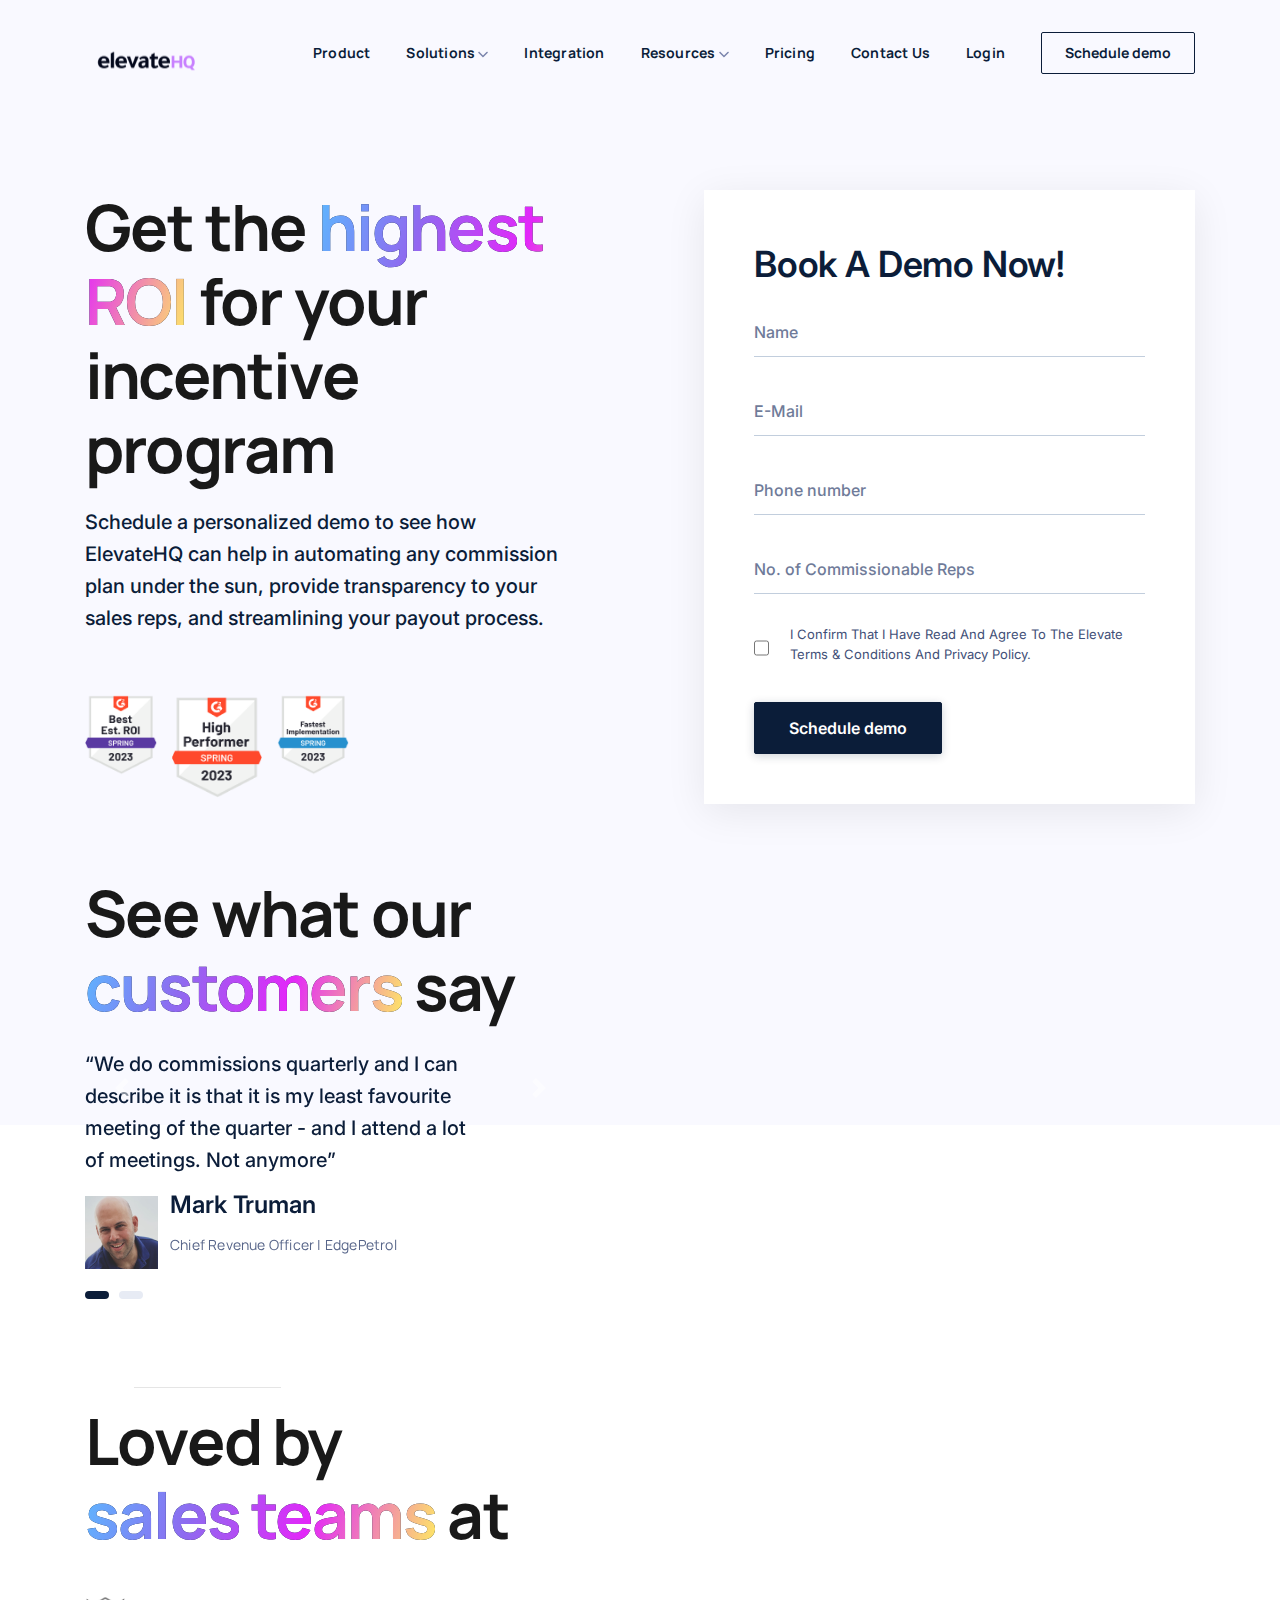
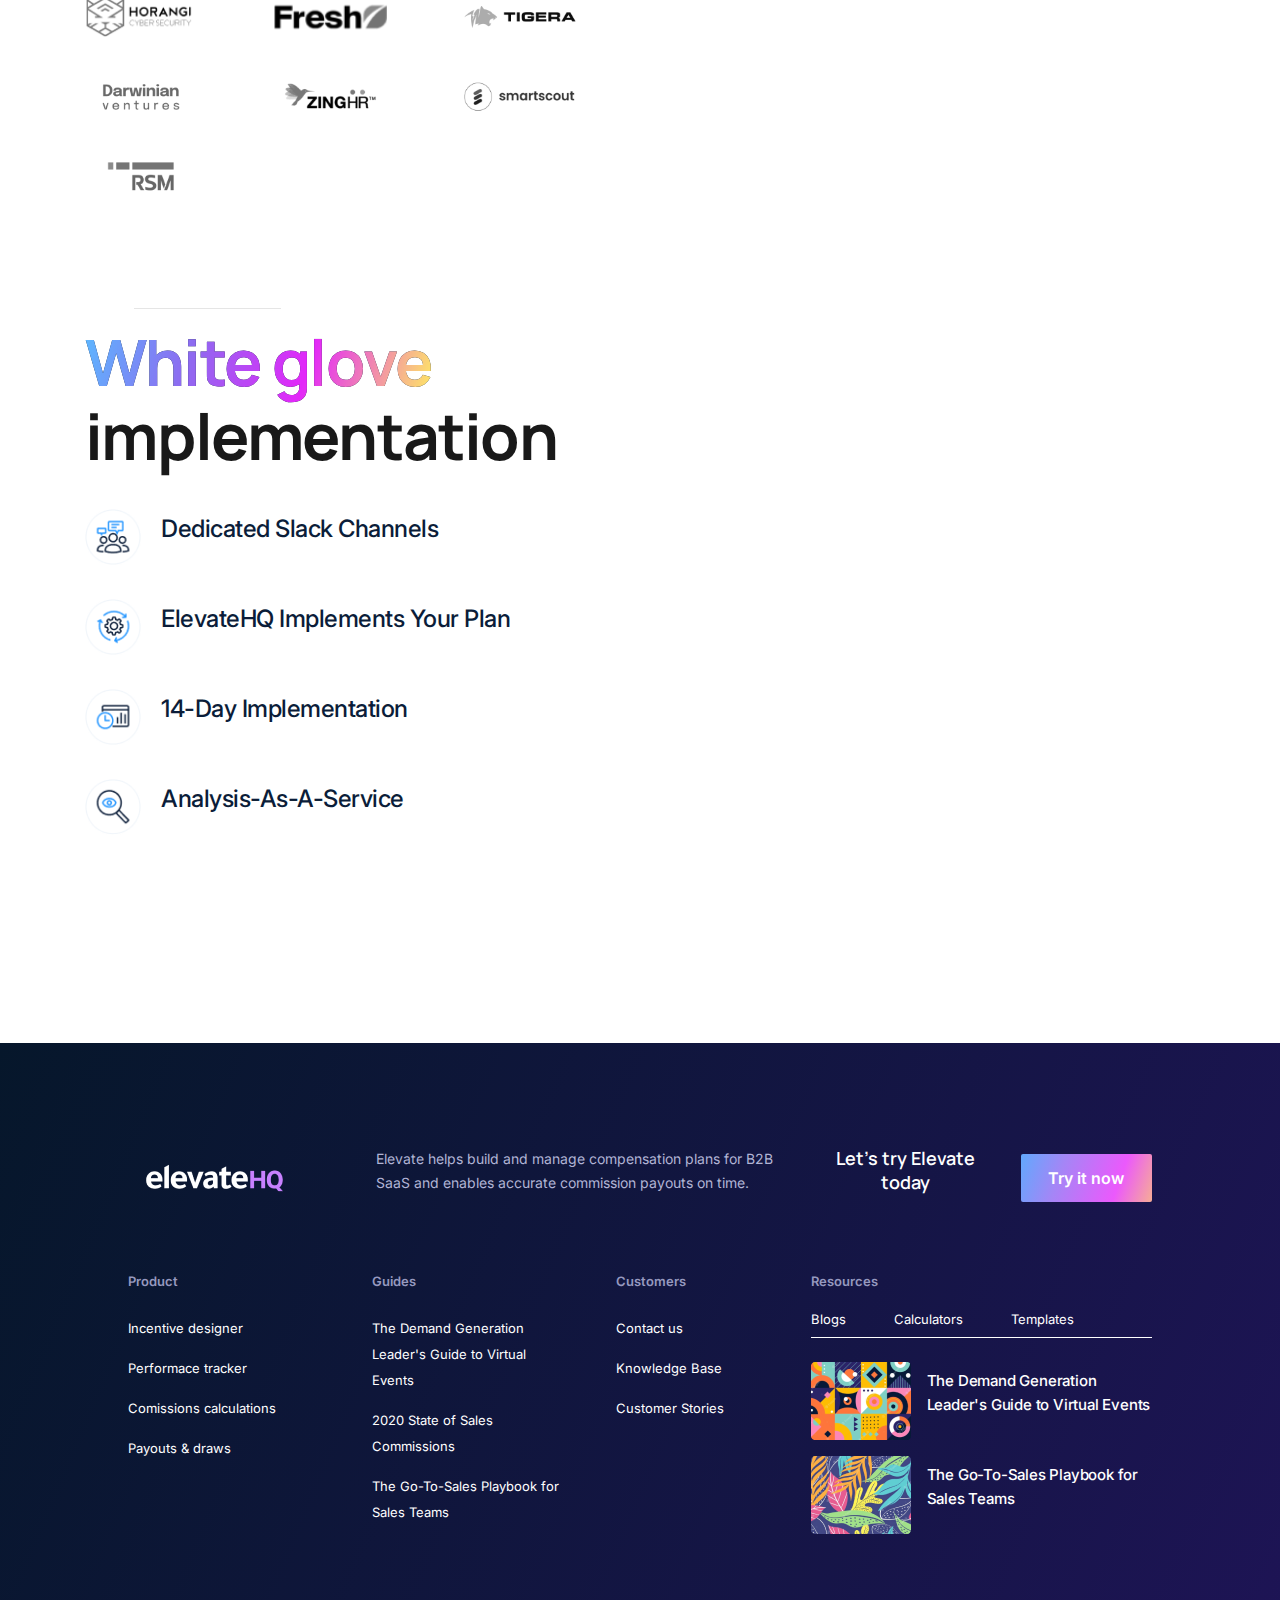
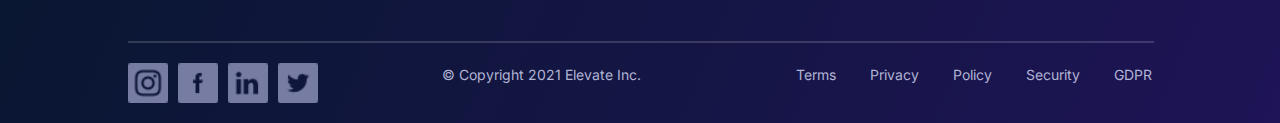
<file: index.html>
<!DOCTYPE html>
<html lang="en">
    <head>
        <meta charset="UTF-8" />
        <meta http-equiv="X-UA-Compatible" content="IE=edge" />
        <meta name="viewport" content="width=device-width, initial-scale=1.0" />
        <title>Document</title>
        <link rel="stylesheet" href="style.css" />
        <link rel="stylesheet" href="https://stackpath.bootstrapcdn.com/bootstrap/4.3.1/css/bootstrap.min.css"
        integrity="sha384-ggOyR0iXCbMQv3Xipma34MD+dH/1fQ784/j6cY/iJTQUOhcWr7x9JvoRxT2MZw1T" crossorigin="anonymous">
        <!-- jQuery -->
        <script src="https://code.jquery.com/jquery-3.3.1.slim.min.js"
            integrity="sha384-q8i/X+965DzO0rT7abK41JStQIAqVgRVzpbzo5smXKp4YfRvH+8abtTE1Pi6jizo"
            crossorigin="anonymous"></script>
        <!-- Popper.js -->
        <script src="https://cdnjs.cloudflare.com/ajax/libs/popper.js/1.14.7/umd/popper.min.js"
            integrity="sha384-UO2eT0CpHqdSJQ6hJty5KVphtPhzWj9WO1clHTMGa3JDZwrnQq4sF86dIHNDz0W1"
            crossorigin="anonymous"></script>
        <!-- Bootstrap JS -->
        <script src="https://stackpath.bootstrapcdn.com/bootstrap/4.3.1/js/bootstrap.min.js"
            integrity="sha384-JjSmVgyd0p3pXB1rRibZUAYoIIy6OrQ6VrjIEaFf/nJGzIxFDsf4x0xIM+B07jRM"
            crossorigin="anonymous"></script>
    </head>
    <body>
         <div class="container header__container">
            <nav class="header">
                <img src="./assets/Logo.png" alt="" />
                <ul>
                    <li>Product</li>
                    <li>Solutions <img src="./assets/dropdown.png" /></li>
                    <li>Integration</li>
                    <li>Resources <img src="./assets/dropdown.png" /></li>
                    <li>Pricing</li>
                    <li>Contact Us</li>
                    <li>Login</li>
                    <li>
                        <button>Schedule demo</button>
                    </li>
                </ul>
            </nav>

            <section class="main" style="position:relative;">
                <div>
                <div class="main__left">
                    <h1 class="main__left-heading heading">
                        Get the <span>highest ROI</span> for your incentive
                        program
                    </h1>
                    <p class="main__left-description">
                        Schedule a personalized demo to see how ElevateHQ can
                        help in automating any commission plan under the sun,
                        provide transparency to your sales reps, and
                        streamlining your payout process.
                    </p>
                    <div class="main__left-achievements">
                        <img
                            src="./assets/SalesCompensation_BestEstimatedROI_Roi.png"
                            alt=""
                        />
                        <img
                            src="./assets/SalesCompensation_HighPerformer_HighPerformer.png"
                            alt=""
                        />
                        <img
                            src="./assets/SalesCompensation_FastestImplementation_GoLiveTime.png"
                            alt=""
                        />
                    </div>
                </div><br/><br/><br/>

                <div id="carouselExampleIndicators" class="carousel slide" data-ride="carousel">
                    <ol class="carousel-indicators">
                      <li data-target="#carouselExampleIndicators" data-slide-to="0" class="active"></li>
                      <li data-target="#carouselExampleIndicators" data-slide-to="1"></li>
                    </ol>
                    <div class="carousel-inner">
                      <div class="carousel-item active">
                        <section class="reviews">
                          <div>
                            <h1 class="reviews__heading heading">
                              See what our <span>customers</span> say
                            </h1>
                            <div class="reviews__review">
                              <p>
                                “We do commissions quarterly and I can describe it is that it is my least favourite meeting of the quarter - and I attend a lot of meetings. Not anymore”
                              </p>
                              <div class="reviews__author">
                                <img src="./assets/avatar.png" alt="" />
                                <div>
                                  <h1>Mark Truman</h1>
                                  <p>Chief Revenue Officer | EdgePetrol</p>
                                </div>
                              </div>
                            </div>
                            <div class="reviews__controllers">
                              <div><a class="carousel-control-prev" href="#carouselExampleIndicators" role="button" data-slide="prev">
                                <span class="carousel-control-prev-icon" aria-hidden="true"></span>
                                <span class="sr-only">Previous</span>
                              </a></div>
                              <div><a class="carousel-control-next" href="#carouselExampleIndicators" role="button" data-slide="next">
                                <span class="carousel-control-next-icon" aria-hidden="true"></span>
                                <span class="sr-only">Next</span>
                              </a></div>
                            </div>
                          </div>
                        </section>
                      </div>
                      <div class="carousel-item">
                          <section class="reviews">
                          <div>
                            <h1 class="reviews__heading heading">
                              See what our <span>customers</span> say
                            </h1>
                            <div class="reviews__review">
                              <p>
                                ElevateHQ broke down commissions on a deal level, which was awesome. Sales reps now have a lot more transparency about where their commissions are coming from. They’ve been able to track and hit their goals because they understand how things break down on average”</p>
                              <div class="reviews__author">
                                <img src="./assets/Barden York.png" alt="" width="73px" height="73px";/>
                                <div>
                                  <h1>Braden York</h1>
                                  <p>Head, Business Development | SmartScout</p>
                                </div>
                              </div>
                            </div>
                            <div class="reviews__controllers">
                              <div></div>
                              <div></div>
                            </div>
                          </div>
                        </section>
                        </div>
                        </div>
                        </div>
                  
                
                <br/><br/><br/>
                <hr />
                <div>
                    <section class="clients">
                        <h1 class="clients__heading heading">
                            Loved by <br />
                            <span>sales teams</span> at
                        </h1>
                        <div class="clients__images">
                            <img src="./assets/teams/horangi.png" alt="" />
                            <img src="./assets/teams/fresh.png" alt="" />
                            <img src="./assets/teams/tigera.png" alt="" />
                            <img src="./assets/teams/darwinian.png" alt="" />
                            <img src="./assets/teams/zinghr.png" alt="" />
                            <img src="./assets/teams/smartscout.png" alt="" />
                            <img src="./assets/teams/rsm.png" alt="" />
                        </div>
                    </section>
                </div>
                <br />
                <br />
                <br />
                <br />
                <hr />
                <div>
                    <div class="moreinfo">
                        <h1 class="moreinfo__heading heading">
                            <span>White glove</span><br />
                            implementation
                        </h1>
                        <ul>
                            <li>
                                <img src="./assets/moreinfo__1.png" alt="" />
                                <p>Dedicated Slack Channels</p>
                            </li>
                            <li>
                                <img src="./assets/moreinfo__2.png" alt="" />
                                <p>ElevateHQ Implements Your Plan</p>
                            </li>
                            <li>
                                <img src="./assets/moreinfo__3.png" alt="" />
                                <p>14-Day Implementation</p>
                            </li>
                            <li>
                                <img src="./assets/moreinfo__4.png" alt="" />
                                <p>Analysis-As-A-Service</p>
                            </li>
                        </ul>
                    </div>
                </div>
            </div>
                <div class="main__right">
                    <div class="main__form">
                        <h1 class="main__form-heading">Book A Demo Now!</h1>
                        <form action="">
                            <input
                                type="text"
                                placeholder="Name"
                                class="main__form-input"
                            />
                            <input
                                type="Name"
                                placeholder="E-Mail"
                                class="main__form-input"
                            />
                            <input
                                type="text"
                                placeholder="Phone number"
                                class="main__form-input"
                            />
                            <input
                                type="text"
                                placeholder="No. of Commissionable Reps"
                                class="main__form-input"
                            />
                            <div class="main__form-checkboxContainer">
                                <input
                                    type="checkbox"
                                    name=""
                                    class="main__form-checkbox"
                                    id="check"
                                />
                                <label for="check">
                                    I confirm That I Have Read And Agree To The
                                    elevate Terms & Conditions And Privacy
                                    Policy.
                                </label>
                            </div>
                            <button class="main__form-button">
                                Schedule demo
                            </button>
                        </form>
                    </div>
                </div></section>
        </div>

        

        <footer class="footer">
            <div class="footer__header">
                <div class="footer__header-left">
                    <img src="./assets/Logo_white.png" alt="" />
                    <p>
                        Elevate helps build and manage compensation plans for
                        B2B SaaS and enables accurate commission payouts on
                        time.
                    </p>
                </div>
                <div class="footer__header-right">
                    <p>Let’s try Elevate today</p>
                    <button>Try it now</button>
                </div>
            </div>
            <div class="footer__main">
                <div class="footer__main-left">
                    <div class="footer__main-left__lists">
                        <ul>
                            <h1>Product</h1>
                            <li>Incentive designer</li>
                            <li>Performace tracker</li>
                            <li>Comissions calculations</li>
                            <li>Payouts & draws</li>
                        </ul>
                        <ul>
                            <h1>Guides</h1>
                            <li>
                                The Demand Generation Leader's Guide to Virtual
                                Events
                            </li>
                            <li>2020 State of Sales Commissions</li>
                            <li>The Go-To-Sales Playbook for Sales Teams</li>
                        </ul>
                        <ul>
                            <h1>Customers</h1>
                            <li>Contact us</li>
                            <li>Knowledge Base</li>
                            <li>Customer Stories</li>
                        </ul>
                    </div>
                </div>
                <div class="footer__main-right">
                    <h1>Resources</h1>
                    <div class="footer__main-right__navigation">
                        <ul>
                            <li>Blogs</li>
                            <li>Calculators</li>
                            <li>Templates</li>
                        </ul>
                    </div>
                    <div class="footer__main-right__content">
                        <div>
                            <img src="./assets/footer__1.png" alt="" />
                            <p>
                                The Demand Generation Leader's Guide to Virtual
                                Events
                            </p>
                        </div>
                        <div>
                            <img src="./assets/footer__2.png" alt="" />
                            <p>The Go-To-Sales Playbook for Sales Teams</p>
                        </div>
                    </div>
                </div>
            </div>

            <hr />
            <div class="footer__footer">
                <div class="footer__socials">
                    <img src="./assets/insta.png" alt="instagram" />
                    <img src="/assets/fb.png" alt="" />
                    <img src="/assets/linkedIn.png" alt="" />
                    <img src="/assets/twitter.png" alt="" />
                </div>
                <div class="footer__copyright">
                    © Copyright 2021 Elevate Inc.
                </div>
                <div class="footer__navigation">
                    <ul>
                        <li>Terms</li>
                        <li>Privacy</li>
                        <li>Policy</li>
                        <li>Security</li>
                        <li>GDPR</li>
                    </ul>
                </div>
            </div>
        </footer>
    </body>
</html>
</file>
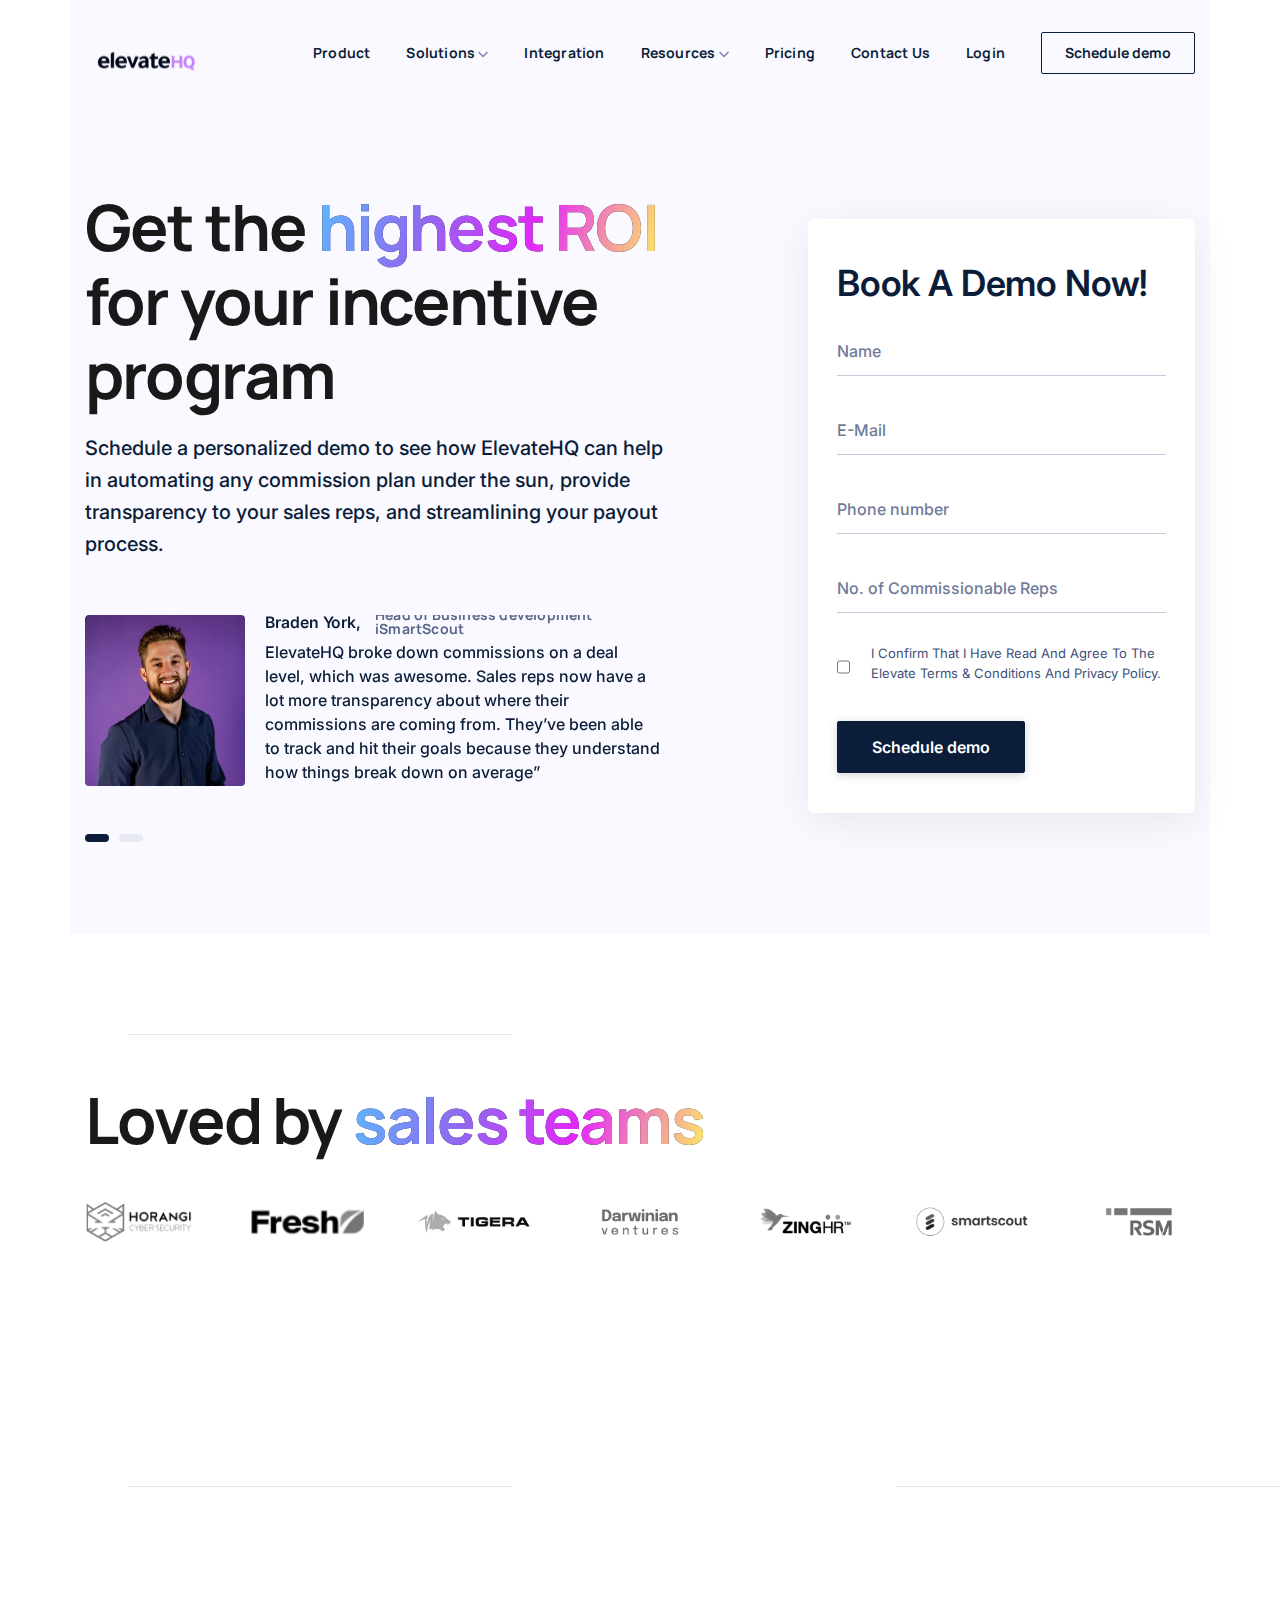
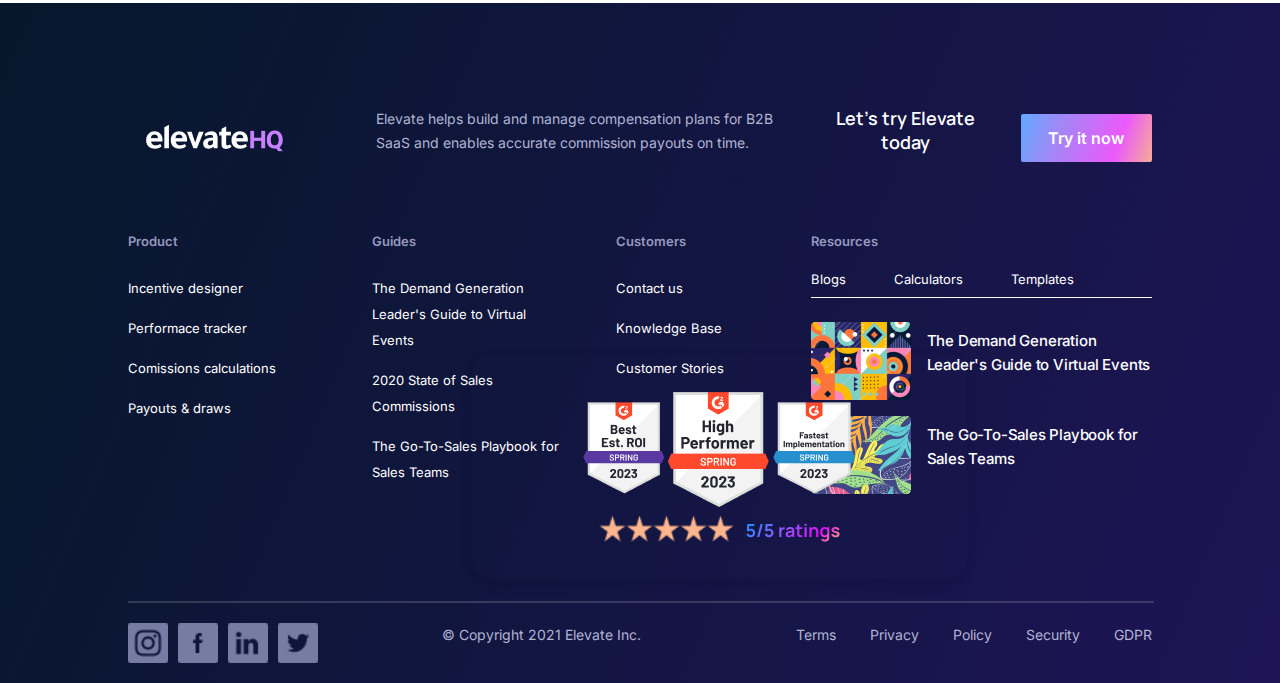
<file: page2.html>
<!DOCTYPE html>
<html lang="en">
    <head>
        <meta charset="UTF-8" />
        <meta http-equiv="X-UA-Compatible" content="IE=edge" />
        <meta name="viewport" content="width=device-width, initial-scale=1.0" />
        <title>Document</title>
        <link rel="stylesheet" href="style2.css" />
        <link rel="stylesheet" href="https://stackpath.bootstrapcdn.com/bootstrap/4.3.1/css/bootstrap.min.css"
        integrity="sha384-ggOyR0iXCbMQv3Xipma34MD+dH/1fQ784/j6cY/iJTQUOhcWr7x9JvoRxT2MZw1T" crossorigin="anonymous">
        <!-- jQuery -->
        <script src="https://code.jquery.com/jquery-3.3.1.slim.min.js"
            integrity="sha384-q8i/X+965DzO0rT7abK41JStQIAqVgRVzpbzo5smXKp4YfRvH+8abtTE1Pi6jizo"
            crossorigin="anonymous"></script>
        <!-- Popper.js -->
        <script src="https://cdnjs.cloudflare.com/ajax/libs/popper.js/1.14.7/umd/popper.min.js"
            integrity="sha384-UO2eT0CpHqdSJQ6hJty5KVphtPhzWj9WO1clHTMGa3JDZwrnQq4sF86dIHNDz0W1"
            crossorigin="anonymous"></script>
        <!-- Bootstrap JS -->
        <script src="https://stackpath.bootstrapcdn.com/bootstrap/4.3.1/js/bootstrap.min.js"
            integrity="sha384-JjSmVgyd0p3pXB1rRibZUAYoIIy6OrQ6VrjIEaFf/nJGzIxFDsf4x0xIM+B07jRM"
            crossorigin="anonymous"></script>
        <style>
            .main__left-achievements_image{
               
            }
            .main__left-achievements_para{
                width: 140px;
                height: 16px;
                margin-left: 20px;
                font-family: 'Inter';
                font-style: normal;
                font-weight: 600;
                font-size: 15.8049px;
                line-height: 100%;
                /* identical to box height, or 16px */

                display: flex;
                align-items: center;
                letter-spacing: -0.0658537px;

                color: #0B1D39;


                /* Inside auto layout */

                flex: none;
                order: 0;
                flex-grow: 0;
            }
            .desc2{
                width:305px;
                height: 14px;
                margin-left: -30px;
                font-family: 'Manrope';
                font-style: normal;
                font-weight: 700;
                font-size: 14px;
                line-height: 100%;
                /* identical to box height, or 14px */

                display: flex;
                align-items: center;
                letter-spacing: 0.2px;

                color: #576589;


                /* Inside auto layout */

                flex: none;
                flex-grow: 0;
            }
            .main__left-achievements_desc{
                position: absolute;
                width: 395px;
                height: 139px;
                left: 180px;
                padding-top: 25px;

                /* B5 */

                font-family: 'Inter';
                font-style: normal;
                font-weight: 500;
                font-size: 16px;
                line-height: 24px;
                /* or 150% */


                color: #0B1D39;

            }
            .carousel-control-prev,
            .carousel-control-next {
            display: none;
            }

        </style>
    </head>
    <body>
        <div class="container header__container">
            <nav class="header">
                <img src="./assets/Logo.png" alt="" />
                <ul>
                    <li>Product</li>
                    <li>Solutions <img src="./assets/dropdown.png" /></li>
                    <li>Integration</li>
                    <li>Resources <img src="./assets/dropdown.png" /></li>
                    <li>Pricing</li>
                    <li>Contact Us</li>
                    <li>Login</li>
                    <li>
                        <button>Schedule demo</button>
                    </li>
                </ul>
            </nav>

            <section class="main">
                <div class="main__left">
                    <h1 class="main__left-heading heading">
                        Get the <span>highest ROI</span> for your incentive
                        program
                    </h1>
                    <p class="main__left-description">
                        Schedule a personalized demo to see how ElevateHQ can
                        help in automating any commission plan under the sun,
                        provide transparency to your sales reps, and
                        streamlining your payout process.
                    </p>
                    <div class="main__left-achievements">
                        <div id="carouselExampleControls" class="carousel slide" data-ride="carousel" style="cursor: pointer;" onclick="$('#carouselExampleControls').carousel('next');">
                            <div class="carousel-inner">
                              <div class="carousel-item active">
                                <div style="display: flex;">
                                  <img src="./assets/Barden York.png" class="main__left-achievements_image">
                                  <p class="main__left-achievements_para">Braden York,<p class="desc2">Head of Business development iSmartScout</p></p>
                                  <p class="main__left-achievements_desc">ElevateHQ broke down commissions on a deal level, which was awesome. Sales reps now have a lot more transparency about where their commissions are coming from. They’ve been able to track and hit their goals because they understand how things break down on average” </p>
                                </div>
                              </div>
                              <div class="carousel-item">
                                <div style="display: flex;">
                                  <img src="./assets/avatar.png" class="main__left-achievements_image">
                                  <p class="main__left-achievements_para">Mark Truman,<p class="desc2">Chief Revenue Officer | EdgePetrol</p></p>
                                  <p class="main__left-achievements_desc">ElevateHQ broke down commissions on a deal level, which was awesome. Sales reps now have a lot more transparency about where their commissions are coming from. They’ve been able to track and hit their goals because they understand how things break down on average” </p>
                                </div>
                              </div>
                            </div>
                            <br/><br/>
                            <div class="reviews__controllers">
                              <div></div>
                              <div></div>
                            </div>
                          </div>
                          
                          
                    </div>
                </div>
                <div class="main__right">
                    <div class="main__form">
                        <h1 class="main__form-heading">Book A Demo Now!</h1>
                        <form action="">
                            <input
                                type="text"
                                placeholder="Name"
                                class="main__form-input"
                            />
                            <input
                                type="Name"
                                placeholder="E-Mail"
                                class="main__form-input"
                            />
                            <input
                                type="text"
                                placeholder="Phone number"
                                class="main__form-input"
                            />
                            <input
                                type="text"
                                placeholder="No. of Commissionable Reps"
                                class="main__form-input"
                            />
                            <div class="main__form-checkboxContainer">
                                <input
                                    type="checkbox"
                                    name=""
                                    class="main__form-checkbox"
                                    id="check"
                                />
                                <label for="check">
                                    I confirm That I Have Read And Agree To The
                                    elevate Terms & Conditions And Privacy
                                    Policy.
                                </label>
                            </div>
                            <button class="main__form-button">
                                Schedule demo
                            </button>
                        </form>
                    </div>
                </div>
            </section>
        </div>

       <!-- <div class="container">
            <section class="reviews">
                <div>
                    <h1 class="reviews__heading heading">
                        See what our <span>customers</span> say
                    </h1>
                    <div class="reviews__review">
                        <p>
                            “We do commissions quarterly and I can describe it
                            is that it is my least favourite meeting of the
                            quarter - and I attend a lot of meetings. Not
                            anymore”
                        </p>
                        <div class="reviews__author">
                            <img src="./assets/avatar.png" alt="" />
                            <div>
                                <h1>Mark Truman</h1>
                                <p>Chief Revenue Officer | EdgePetrol</p>
                            </div>
                        </div>
                    </div>
                    <div class="reviews__controllers">
                        <div></div>
                        <div></div>
                    </div>
                </div>
                <div></div>
            </section>
        </div>-->
        <hr />
        <div class="container">
            <section class="clients">
                <h1 class="clients__heading heading">
                    Loved by <span>sales teams</span>
                </h1>
                <div class="clients__images">
                    <img src="./assets/teams/horangi.png" alt="" />
                    <img src="./assets/teams/fresh.png" alt="" />
                    <img src="./assets/teams/tigera.png" alt="" />
                    <img src="./assets/teams/darwinian.png" alt="" />
                    <img src="./assets/teams/zinghr.png" alt="" />
                    <img src="./assets/teams/smartscout.png" alt="" />
                    <img src="./assets/teams/rsm.png" alt="" />
                </div>
            </section>
        </div>
        <br />
        <br />
        <br />
        <br />
        <div class="achivements_container">
        <hr >
         <div class="achievments_images" style="flex-direction: column;justify-content: center;">
            <div>
                        <img
                            src="./assets/SalesCompensation_BestEstimatedROI_Roi.png"
                            alt=""
                        />
                        <img
                            src="./assets/SalesCompensation_HighPerformer_HighPerformer.png"
                            alt=""
                        />
                        <img
                            src="./assets/SalesCompensation_FastestImplementation_GoLiveTime.png"
                            alt=""
                        />
                        </div>
                        <div style="display: flex;margin-bottom: 10px;">
                            <img src="./assets/Vector.png"/>
                            <img src="./assets/Vector.png"/><img src="./assets/Vector.png"/><img src="./assets/Vector.png"/><img src="./assets/Vector.png"/>
                            <img src="./assets/5 ratings.png" style="margin-top:8px; margin-left:12px;"/>
                        </div>
         </div>
       
        <hr >
        </div>

        <!--<div class="container">
            <div class="moreinfo">
                <h1 class="moreinfo__heading heading">
                    <span>White glove</span><br />
                    implementation
                </h1>
                <ul>
                    <li>
                        <img src="./assets/moreinfo__1.png" alt="" />
                        <p>Dedicated Slack Channels</p>
                    </li>
                    <li>
                        <img src="./assets/moreinfo__2.png" alt="" />
                        <p>ElevateHQ Implements Your Plan</p>
                    </li>
                    <li>
                        <img src="./assets/moreinfo__3.png" alt="" />
                        <p>14-Day Implementation</p>
                    </li>
                    <li>
                        <img src="./assets/moreinfo__4.png" alt="" />
                        <p>Analysis-As-A-Service</p>
                    </li>
                </ul>
            </div>
        </div>-->

        <footer class="footer">
            <div class="footer__header">
                <div class="footer__header-left">
                    <img src="./assets/Logo_white.png" alt="" />
                    <p>
                        Elevate helps build and manage compensation plans for
                        B2B SaaS and enables accurate commission payouts on
                        time.
                    </p>
                </div>
                <div class="footer__header-right">
                    <p>Let’s try Elevate today</p>
                    <button>Try it now</button>
                </div>
            </div>
            <div class="footer__main">
                <div class="footer__main-left">
                    <div class="footer__main-left__lists">
                        <ul>
                            <h1>Product</h1>
                            <li>Incentive designer</li>
                            <li>Performace tracker</li>
                            <li>Comissions calculations</li>
                            <li>Payouts & draws</li>
                        </ul>
                        <ul>
                            <h1>Guides</h1>
                            <li>
                                The Demand Generation Leader's Guide to Virtual
                                Events
                            </li>
                            <li>2020 State of Sales Commissions</li>
                            <li>The Go-To-Sales Playbook for Sales Teams</li>
                        </ul>
                        <ul>
                            <h1>Customers</h1>
                            <li>Contact us</li>
                            <li>Knowledge Base</li>
                            <li>Customer Stories</li>
                        </ul>
                    </div>
                </div>
                <div class="footer__main-right">
                    <h1>Resources</h1>
                    <div class="footer__main-right__navigation">
                        <ul>
                            <li>Blogs</li>
                            <li>Calculators</li>
                            <li>Templates</li>
                        </ul>
                    </div>
                    <div class="footer__main-right__content">
                        <div>
                            <img src="./assets/footer__1.png" alt="" />
                            <p>
                                The Demand Generation Leader's Guide to Virtual
                                Events
                            </p>
                        </div>
                        <div>
                            <img src="./assets/footer__2.png" alt="" />
                            <p>The Go-To-Sales Playbook for Sales Teams</p>
                        </div>
                    </div>
                </div>
            </div>

            <hr />
            <div class="footer__footer">
                <div class="footer__socials">
                    <img src="./assets/insta.png" alt="instagram" />
                    <img src="/assets/fb.png" alt="" />
                    <img src="/assets/linkedIn.png" alt="" />
                    <img src="/assets/twitter.png" alt="" />
                </div>
                <div class="footer__copyright">
                    © Copyright 2021 Elevate Inc.
                </div>
                <div class="footer__navigation">
                    <ul>
                        <li>Terms</li>
                        <li>Privacy</li>
                        <li>Policy</li>
                        <li>Security</li>
                        <li>GDPR</li>
                    </ul>
                </div>
            </div>
        </footer>
    </body>
</html>
</file>
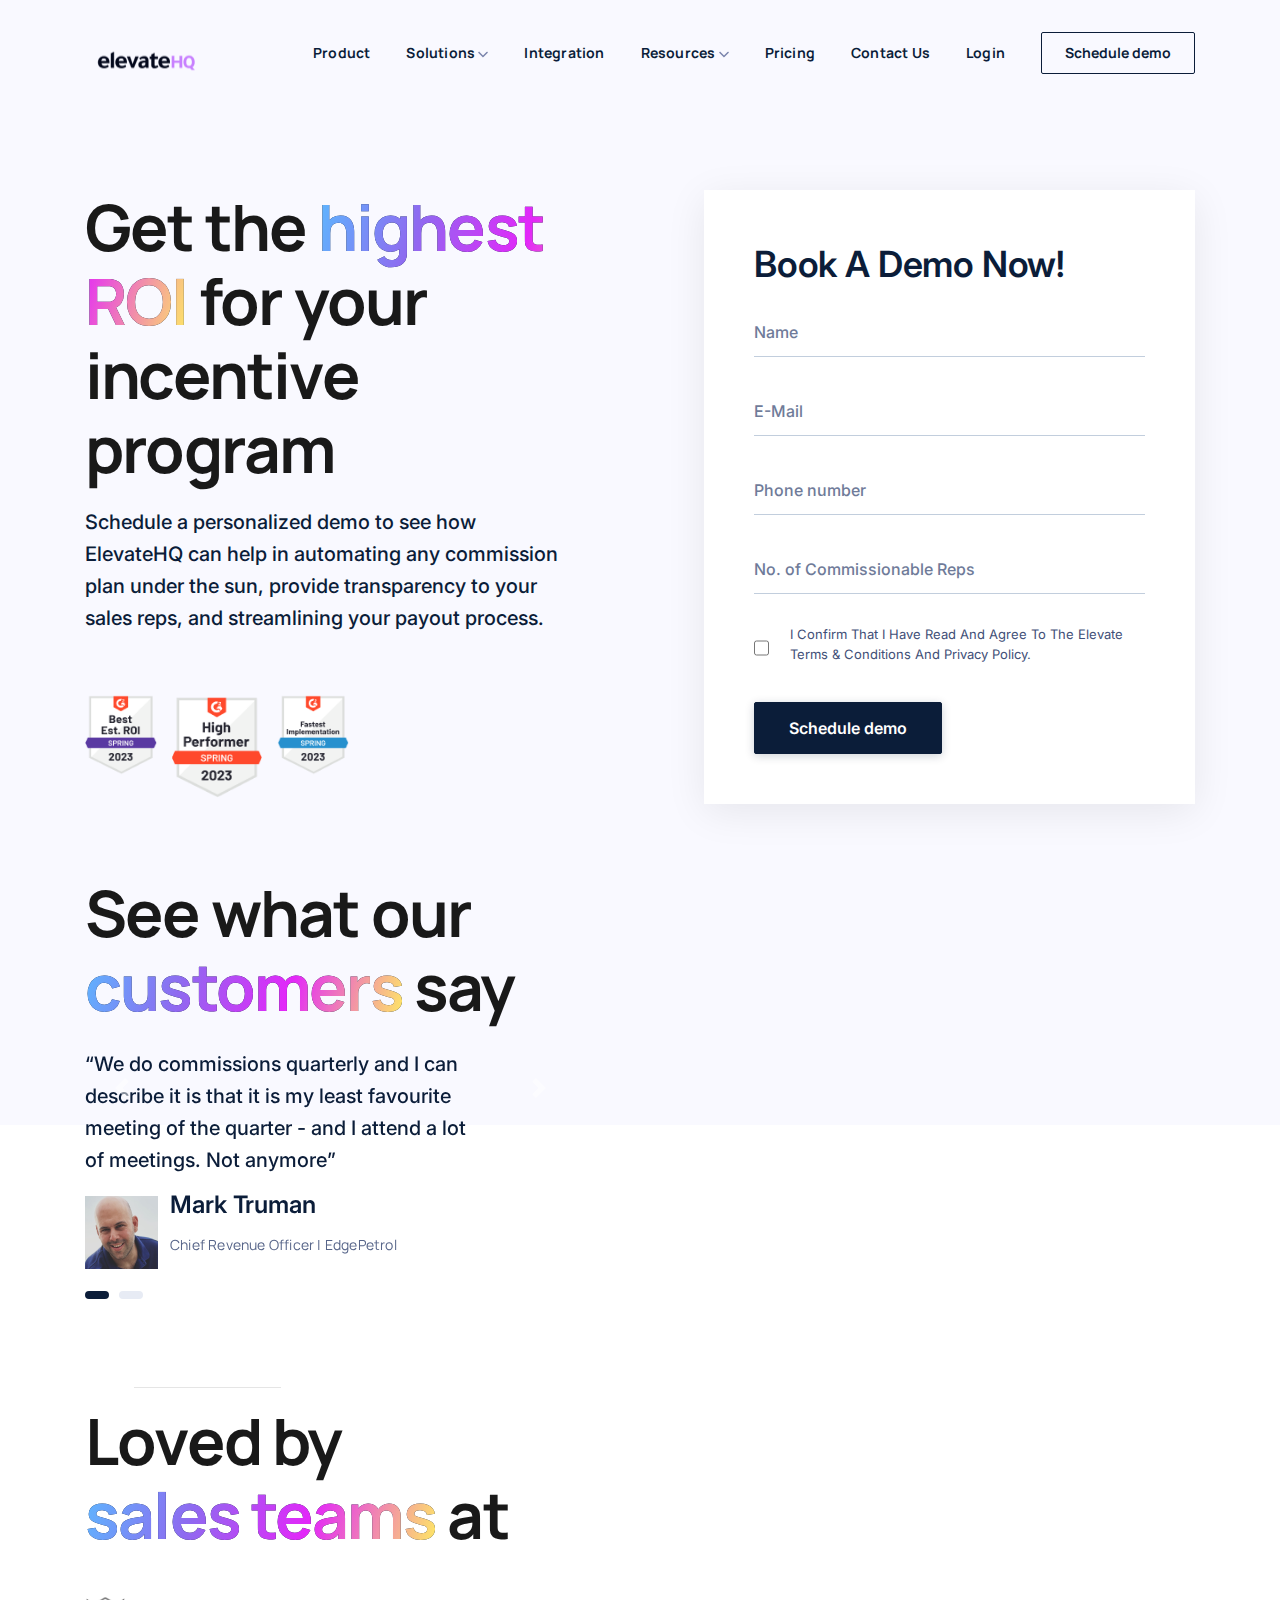
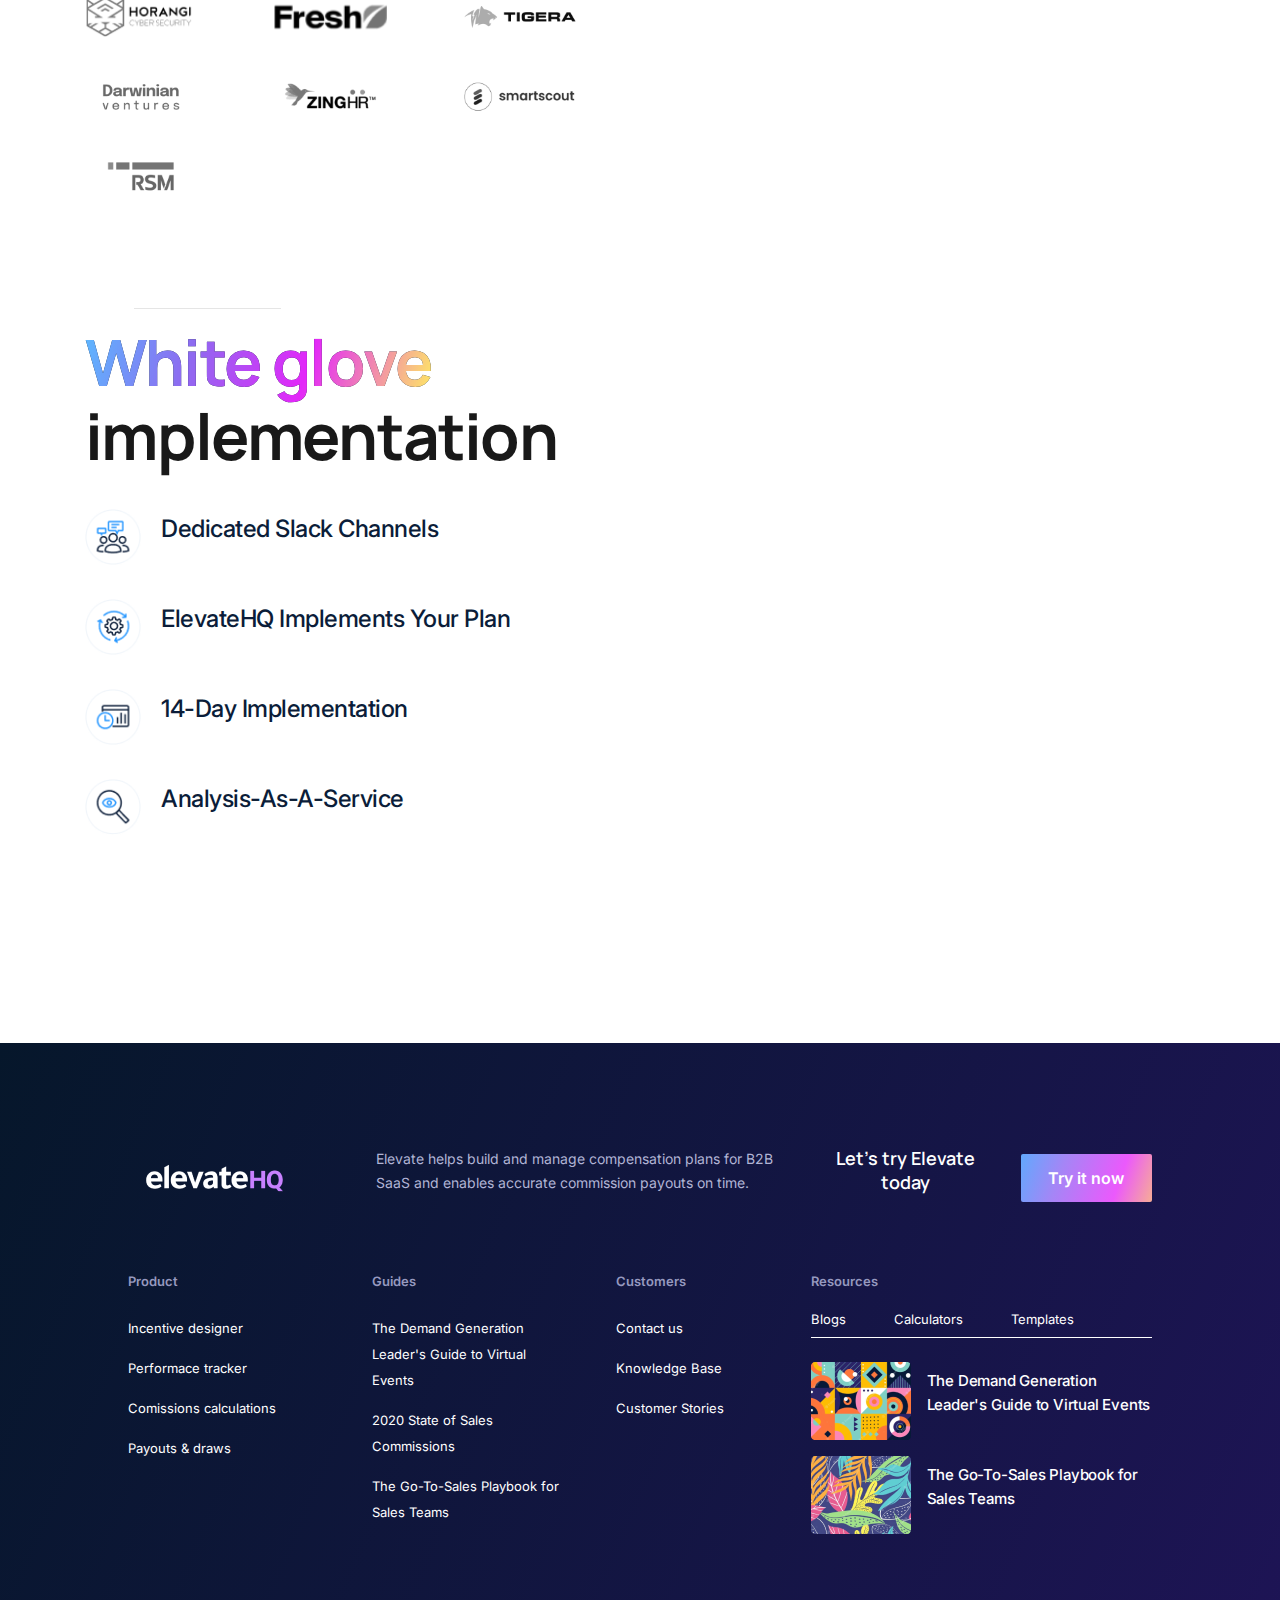
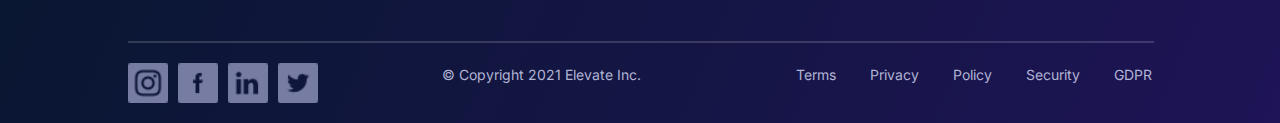
<file: page4.html>
<!DOCTYPE html>
<html lang="en">
    <head>
        <meta charset="UTF-8" />
        <meta http-equiv="X-UA-Compatible" content="IE=edge" />
        <meta name="viewport" content="width=device-width, initial-scale=1.0" />
        <title>Document</title>
        <link rel="stylesheet" href="style.css" />
        <link rel="stylesheet" href="https://stackpath.bootstrapcdn.com/bootstrap/4.3.1/css/bootstrap.min.css"
        integrity="sha384-ggOyR0iXCbMQv3Xipma34MD+dH/1fQ784/j6cY/iJTQUOhcWr7x9JvoRxT2MZw1T" crossorigin="anonymous">
        <!-- jQuery -->
        <script src="https://code.jquery.com/jquery-3.3.1.slim.min.js"
            integrity="sha384-q8i/X+965DzO0rT7abK41JStQIAqVgRVzpbzo5smXKp4YfRvH+8abtTE1Pi6jizo"
            crossorigin="anonymous"></script>
        <!-- Popper.js -->
        <script src="https://cdnjs.cloudflare.com/ajax/libs/popper.js/1.14.7/umd/popper.min.js"
            integrity="sha384-UO2eT0CpHqdSJQ6hJty5KVphtPhzWj9WO1clHTMGa3JDZwrnQq4sF86dIHNDz0W1"
            crossorigin="anonymous"></script>
        <!-- Bootstrap JS -->
        <script src="https://stackpath.bootstrapcdn.com/bootstrap/4.3.1/js/bootstrap.min.js"
            integrity="sha384-JjSmVgyd0p3pXB1rRibZUAYoIIy6OrQ6VrjIEaFf/nJGzIxFDsf4x0xIM+B07jRM"
            crossorigin="anonymous"></script>
    </head>
    <body>
         <div class="container header__container">
            <nav class="header">
                <img src="./assets/Logo.png" alt="" />
                <ul>
                    <li>Product</li>
                    <li>Solutions <img src="./assets/dropdown.png" /></li>
                    <li>Integration</li>
                    <li>Resources <img src="./assets/dropdown.png" /></li>
                    <li>Pricing</li>
                    <li>Contact Us</li>
                    <li>Login</li>
                    <li>
                        <button>Schedule demo</button>
                    </li>
                </ul>
            </nav>

            <section class="main" style="position:relative;">
                <div>
                <div class="main__left">
                    <h1 class="main__left-heading heading">
                        Get the <span>highest ROI</span> for your incentive
                        program
                    </h1>
                    <p class="main__left-description">
                        Schedule a personalized demo to see how ElevateHQ can
                        help in automating any commission plan under the sun,
                        provide transparency to your sales reps, and
                        streamlining your payout process.
                    </p>
                    <div class="main__left-achievements">
                        <img
                            src="./assets/SalesCompensation_BestEstimatedROI_Roi.png"
                            alt=""
                        />
                        <img
                            src="./assets/SalesCompensation_HighPerformer_HighPerformer.png"
                            alt=""
                        />
                        <img
                            src="./assets/SalesCompensation_FastestImplementation_GoLiveTime.png"
                            alt=""
                        />
                    </div>
                </div><br/><br/><br/>

                <div id="carouselExampleIndicators" class="carousel slide" data-ride="carousel">
                    <ol class="carousel-indicators">
                      <li data-target="#carouselExampleIndicators" data-slide-to="0" class="active"></li>
                      <li data-target="#carouselExampleIndicators" data-slide-to="1"></li>
                    </ol>
                    <div class="carousel-inner">
                      <div class="carousel-item active">
                        <section class="reviews">
                          <div>
                            <h1 class="reviews__heading heading">
                              See what our <span>customers</span> say
                            </h1>
                            <div class="reviews__review">
                              <p>
                                “We do commissions quarterly and I can describe it is that it is my least favourite meeting of the quarter - and I attend a lot of meetings. Not anymore”
                              </p>
                              <div class="reviews__author">
                                <img src="./assets/avatar.png" alt="" />
                                <div>
                                  <h1>Mark Truman</h1>
                                  <p>Chief Revenue Officer | EdgePetrol</p>
                                </div>
                              </div>
                            </div>
                            <div class="reviews__controllers">
                              <div><a class="carousel-control-prev" href="#carouselExampleIndicators" role="button" data-slide="prev">
                                <span class="carousel-control-prev-icon" aria-hidden="true"></span>
                                <span class="sr-only">Previous</span>
                              </a></div>
                              <div><a class="carousel-control-next" href="#carouselExampleIndicators" role="button" data-slide="next">
                                <span class="carousel-control-next-icon" aria-hidden="true"></span>
                                <span class="sr-only">Next</span>
                              </a></div>
                            </div>
                          </div>
                        </section>
                      </div>
                      <div class="carousel-item">
                          <section class="reviews">
                          <div>
                            <h1 class="reviews__heading heading">
                              See what our <span>customers</span> say
                            </h1>
                            <div class="reviews__review">
                              <p>
                                ElevateHQ broke down commissions on a deal level, which was awesome. Sales reps now have a lot more transparency about where their commissions are coming from. They’ve been able to track and hit their goals because they understand how things break down on average”</p>
                              <div class="reviews__author">
                                <img src="./assets/Barden York.png" alt="" width="73px" height="73px";/>
                                <div>
                                  <h1>Braden York</h1>
                                  <p>Head, Business Development | SmartScout</p>
                                </div>
                              </div>
                            </div>
                            <div class="reviews__controllers">
                                <div><a class="carousel-control-prev" href="#carouselExampleIndicators" role="button" data-slide="prev">
                                    <span class="carousel-control-prev-icon" aria-hidden="true"></span>
                                    <span class="sr-only">Previous</span>
                                  </a></div>
                                  <div><a class="carousel-control-next" href="#carouselExampleIndicators" role="button" data-slide="next">
                                    <span class="carousel-control-next-icon" aria-hidden="true"></span>
                                    <span class="sr-only">Next</span>
                                  </a>
                            </div>
                          </div>
                        </section>
                        </div>
                        </div>
                        </div>
                  
                
                <br/><br/><br/>
                <hr />
                <div>
                    <section class="clients">
                        <h1 class="clients__heading heading">
                            Loved by <br />
                            <span>sales teams</span> at
                        </h1>
                        <div class="clients__images">
                            <img src="./assets/teams/horangi.png" alt="" />
                            <img src="./assets/teams/fresh.png" alt="" />
                            <img src="./assets/teams/tigera.png" alt="" />
                            <img src="./assets/teams/darwinian.png" alt="" />
                            <img src="./assets/teams/zinghr.png" alt="" />
                            <img src="./assets/teams/smartscout.png" alt="" />
                            <img src="./assets/teams/rsm.png" alt="" />
                        </div>
                    </section>
                </div>
                <br />
                <br />
                <br />
                <br />
                <hr />
                <div>
                    <div class="moreinfo">
                        <h1 class="moreinfo__heading heading">
                            <span>White glove</span><br />
                            implementation
                        </h1>
                        <ul>
                            <li>
                                <img src="./assets/moreinfo__1.png" alt="" />
                                <p>Dedicated Slack Channels</p>
                            </li>
                            <li>
                                <img src="./assets/moreinfo__2.png" alt="" />
                                <p>ElevateHQ Implements Your Plan</p>
                            </li>
                            <li>
                                <img src="./assets/moreinfo__3.png" alt="" />
                                <p>14-Day Implementation</p>
                            </li>
                            <li>
                                <img src="./assets/moreinfo__4.png" alt="" />
                                <p>Analysis-As-A-Service</p>
                            </li>
                        </ul>
                    </div>
                </div>
            </div>
                <div class="main__right">
                    <div class="main__form">
                        <h1 class="main__form-heading">Book A Demo Now!</h1>
                        <form action="">
                            <input
                                type="text"
                                placeholder="Name"
                                class="main__form-input"
                            />
                            <input
                                type="Name"
                                placeholder="E-Mail"
                                class="main__form-input"
                            />
                            <input
                                type="text"
                                placeholder="Phone number"
                                class="main__form-input"
                            />
                            <input
                                type="text"
                                placeholder="No. of Commissionable Reps"
                                class="main__form-input"
                            />
                            <div class="main__form-checkboxContainer">
                                <input
                                    type="checkbox"
                                    name=""
                                    class="main__form-checkbox"
                                    id="check"
                                />
                                <label for="check">
                                    I confirm That I Have Read And Agree To The
                                    elevate Terms & Conditions And Privacy
                                    Policy.
                                </label>
                            </div>
                            <button class="main__form-button">
                                Schedule demo
                            </button>
                        </form>
                    </div>
                </div></section>
        </div>

        

        <footer class="footer">
            <div class="footer__header">
                <div class="footer__header-left">
                    <img src="./assets/Logo_white.png" alt="" />
                    <p>
                        Elevate helps build and manage compensation plans for
                        B2B SaaS and enables accurate commission payouts on
                        time.
                    </p>
                </div>
                <div class="footer__header-right">
                    <p>Let’s try Elevate today</p>
                    <button>Try it now</button>
                </div>
            </div>
            <div class="footer__main">
                <div class="footer__main-left">
                    <div class="footer__main-left__lists">
                        <ul>
                            <h1>Product</h1>
                            <li>Incentive designer</li>
                            <li>Performace tracker</li>
                            <li>Comissions calculations</li>
                            <li>Payouts & draws</li>
                        </ul>
                        <ul>
                            <h1>Guides</h1>
                            <li>
                                The Demand Generation Leader's Guide to Virtual
                                Events
                            </li>
                            <li>2020 State of Sales Commissions</li>
                            <li>The Go-To-Sales Playbook for Sales Teams</li>
                        </ul>
                        <ul>
                            <h1>Customers</h1>
                            <li>Contact us</li>
                            <li>Knowledge Base</li>
                            <li>Customer Stories</li>
                        </ul>
                    </div>
                </div>
                <div class="footer__main-right">
                    <h1>Resources</h1>
                    <div class="footer__main-right__navigation">
                        <ul>
                            <li>Blogs</li>
                            <li>Calculators</li>
                            <li>Templates</li>
                        </ul>
                    </div>
                    <div class="footer__main-right__content">
                        <div>
                            <img src="./assets/footer__1.png" alt="" />
                            <p>
                                The Demand Generation Leader's Guide to Virtual
                                Events
                            </p>
                        </div>
                        <div>
                            <img src="./assets/footer__2.png" alt="" />
                            <p>The Go-To-Sales Playbook for Sales Teams</p>
                        </div>
                    </div>
                </div>
            </div>

            <hr />
            <div class="footer__footer">
                <div class="footer__socials">
                    <img src="./assets/insta.png" alt="instagram" />
                    <img src="/assets/fb.png" alt="" />
                    <img src="/assets/linkedIn.png" alt="" />
                    <img src="/assets/twitter.png" alt="" />
                </div>
                <div class="footer__copyright">
                    © Copyright 2021 Elevate Inc.
                </div>
                <div class="footer__navigation">
                    <ul>
                        <li>Terms</li>
                        <li>Privacy</li>
                        <li>Policy</li>
                        <li>Security</li>
                        <li>GDPR</li>
                    </ul>
                </div>
            </div>
        </footer>
    </body>
</html>
</file>
<file: style.css>
@import url('https://fonts.googleapis.com/css2?family=Inter:wght@100;200;300;400;500;600;700;800;900&family=Manrope:wght@200;300;400;500;600;700;800&display=swap');

/* font-family: 'Inter', sans-serif;
font-family: 'Manrope', sans-serif; */

* {
    margin: 0;
    padding: 0;
    box-sizing: border-box;
    font-family: 'Manrope', sans-serif;
}


    body {
        background-image: url(./assets/header_bg.png);
        background-repeat: no-repeat;
        background-size: cover;
        background-size: 100vw 125vh;
      }
      

hr {
    width: 30%;
    margin-left: 10%;
    border: 0.5px solid #9da8b4;
    margin-bottom: 100px;
}

.container {
    padding: 2rem 8rem;
    margin-bottom: 100px;
}

.container.header__container {

}

.heading {
    font-family: 'Manrope';
    font-style: normal;
    font-weight: 700;
    font-size: 4rem;
    line-height: calc(4rem + 10px);
    letter-spacing: -1.8px;
    color: #191919;
}

.heading span {
    background: linear-gradient(
            286.95deg,
            #ffef5f 0%,
            #e327f9 36.46%,
            #8e6af0 68.62%,
            #5bbaff 100%
        ),
        linear-gradient(0deg, #0b1d39, #0b1d39);
    -webkit-background-clip: text;
    -webkit-text-fill-color: transparent;
}

.header {
    display: flex;
    align-items: center;
    justify-content: space-between;
    margin-bottom: 100px;
}

.header > img {
    width: 123px;
    height: 46.9px;
}

.header ul {
    display: flex;
    list-style-type: none;
    align-items: center;
    gap: 36px;
    font-weight: 700;
    font-size: 14px;
    line-height: 20px;
    letter-spacing: 0.2px;
    color: #0b1d39;
}

.header li {
    cursor: pointer;
}

.header button {
    width: 154px;
    height: 42px;
    border: 1px solid #0b1d39;
    border-radius: 2px;
    background: transparent;
    outline: none;
    font-style: normal;
    font-weight: 700;
    font-size: 14px;
    line-height: 20px;
    color: #0b1d39;
    cursor: pointer;
}

.main {
    display: grid;
    grid-template-columns: 1fr 1fr;
    gap: 8rem;
    align-items: center;
    margin-bottom: 60px;
    position: relative;
}

.main__left,
.main__right {
    flex: 1;
}

.main__left-heading {
    margin-bottom: 20px;
}

.main__left-description {
    font-family: 'Inter';
    font-style: normal;
    font-weight: 500;
    font-size: calc(1rem + 4px);
    line-height: 2rem;
    color: #0b1d39;
    margin-bottom: 55px;
}

.main__left-achievements {
    display: flex;
    gap: 15px;
    align-items: flex-start;
}

.main__left-achievements img {
    width: 72px;
    height: 92px;
}

.main__left-achievements img:nth-child(2) {
    width: 90px;
    height: 115px;
}

.main__right {
    background: #ffffff;
    box-shadow: 0px 8px 40px rgba(0, 0, 0, 0.08);
    border-radius: 6px;
    top: 0px;
    left:-30px;
    right: 0px;
    position: sticky;
    max-width: 500px;
    align-self: flex-start;

    
}

.main__form {
    background: #ffffff;
    
    padding: 50px;
    width: 100%;
    margin: auto;
}

.main__form-heading {
    font-family: 'Inter';
    font-weight: 600;
    font-size: calc(2rem + 4px);
    line-height: 3rem;
    letter-spacing: -0.005em;
    color: #0b1d39;
}

.main__form form {
    display: flex;
    flex-direction: column;
    margin-top: 20px;
    gap: 30px;
}

.main__form-input {
    padding-top: 12px;
    padding-bottom: 12px;
    border: 0;
    outline: 0;
    border-bottom: 1px solid #c2cedd;
}

.main__form-input::-webkit-input-placeholder {
    font-family: 'Inter';
    font-style: normal;
    font-weight: 500;
    font-size: 16px;
    line-height: 24px;
    color: #6f7b99;
}

.main__form-checkboxContainer {
    display: flex;
    justify-content: space-between;
    gap: 21px;
    align-items: center;
}

.main__form-checkboxContainer label {
    font-family: 'Inter';
    font-style: normal;
    font-weight: 400;
    font-size: 13px;
    line-height: 20px;
    text-transform: capitalize;
    font-feature-settings: 'ss03' on;

    color: #3f4f77;
}

.main__form-checkbox {
    width: 24px;
    height: 24px;
    border: 1px solid #cbd5e1;
    border-radius: 2px;
    outline: 0;
}

.main__form-button {
    width: 188px;
    height: 52px;
    background: #0b1d39;
    border: 1px solid #0b1d39;
    box-shadow: 0px 2px 10px rgba(11, 29, 57, 0.2);
    border-radius: 2px;
    outline: 0;
    font-family: 'Inter';
    font-style: normal;
    font-weight: 600;
    font-size: 16px;
    line-height: 20px;
    color: #ffffff;
    cursor: pointer;
}

.reviews {
    display: flex;
   
}

.reviews > div {
    flex: 1;
}

.reviews__heading {
    margin-bottom: 24px;
}

.reviews__review > p {
    font-family: 'Inter';
    font-style: normal;
    font-weight: 500;
    font-size: 20px;
    line-height: 32px;
    color: #0b1d39;
    width: 80%;
    margin-bottom: 17px;
}

.reviews__author {
    display: flex;
    gap: 12px;
    align-items: center;
    margin-bottom: 20px;
}

.reviews__author > div {
    display: flex;
    flex-direction: column;
    justify-content: center;
    gap: 10px;
}

.reviews__author > div > h1 {
    font-family: 'Inter';
    font-style: normal;
    font-weight: 600;
    font-size: 24px;
    line-height: 24px;
    letter-spacing: -0.1px;

    color: #0b1d39;
}

.reviews__author > div > p {
    /* B7 */

    font-family: 'Manrope';
    font-style: normal;
    font-weight: 400;
    font-size: 14px;
    line-height: 20px;
    letter-spacing: 0.2px;
    color: #576589;
}

.reviews__controllers {
    display: flex;
    gap: 10px;
}

.reviews__controllers > div {
    width: 24px;
    height: 0px;
    border-radius: 50px;
}

.reviews__controllers > div:nth-child(1) {
    border: 4px solid #0b1d39;
}

.reviews__controllers > div:nth-child(2) {
    border: 4px solid #e7ebf4;
}

.clients__heading {
    margin-bottom: 45px;
}

.clients__images {
    display: flex;
    width: 100%;
    justify-content: space-between;
    flex-wrap: wrap;
    gap: 40px;
}

.clients__images img {
    width: 112.25px;
    height: 39.83px;
    object-fit: contain;
    mix-blend-mode: luminosity;
}

.moreinfo__heading {
    margin-bottom: 36px;
}

.moreinfo ul {
    list-style-type: none;
    display: flex;
    flex-direction: column;
    gap: 34px;
}

.moreinfo li {
    display: flex;
    gap: 20px;
    align-items: center;
}

.moreinfo li img {
    width: 56px;
    height: 56px;
}

.moreinfo li p {
    font-family: 'Inter';
    font-style: normal;
    font-weight: 500;
    font-size: 24px;
    line-height: 32px;
    letter-spacing: -0.5px;
    color: #0b1d39;
}

.footer {
    margin-top: 100px;
    background: linear-gradient(112.86deg, #06172b 0%, #1e1456 100%);
    padding: 2rem 8rem;
    padding-bottom: 20px;
}

.footer__header {
    display: flex;
    width: 100%;
    margin-top: 70px;
    justify-content: space-between;
    margin-bottom: 58px;
}

.footer__header-left {
    flex: 2;
    display: flex;
    align-items: flex-end;
    gap: 74px;
}

.footer__header-left p {
    font-family: 'Inter';
    font-style: normal;
    font-weight: 400;
    font-size: 14px;
    line-height: 24px;
    color: #b1b4d5;
}

.footer__header-right {
    flex: 1;
    display: flex;
    justify-content: end;
    align-items: center;
    gap: 20px;
}

.footer__header-right p {
    font-family: 'Manrope';
    font-style: normal;
    font-weight: 600;
    font-size: 18px;
    line-height: 24px;
    text-align: center;
    color: #ffffff;
}

.footer__header-right button {
    width: 133px;
    height: 48px;

    background: linear-gradient(
        289.55deg,
        #ffed46 -20.65%,
        #eb59fc 27.06%,
        #a486f6 69.14%,
        #4bb4ff 110.2%
    );
    border-radius: 2px;
    font-family: 'Inter';
    font-style: normal;
    font-weight: 600;
    font-size: 16px;
    line-height: 20px;
    outline: none;
    border: none;
    cursor: pointer;
    color: #ffffff;
}

.footer__main {
    display: flex;
}

.footer__main-left {
    flex: 2;
}

.footer__main-right {
    flex: 1;
}

.footer__main-left__lists {
    display: flex;
    gap: 50px;
}

.footer__main-left__lists ul {
    flex: 1;
    list-style-type: none;
    display: flex;
    flex-direction: column;
    gap: 14px;
}

.footer__main-left__lists ul h1 {
    font-family: 'Inter';
    font-style: normal;
    font-weight: 600;
    font-size: 13px;
    line-height: 24px;
    color: #9699bf;
}

.footer__main-left__lists ul li {
    font-family: 'Inter';
    font-style: normal;
    font-weight: 400;
    font-size: 13px;
    line-height: 26px;
    color: #ffffff;
    cursor: pointer;
}

.footer__main-right h1 {
    font-family: 'Inter';
    font-style: normal;
    font-weight: 600;
    font-size: 13px;
    line-height: 24px;
    color: #9699bf;
    margin-bottom: 16px;
}

.footer__main-right ul {
    display: flex;
    gap: 48px;
    list-style-type: none;
    padding-bottom: 8px;
    border-bottom: 1px solid #ffffff;
    margin-bottom: 24px;
}

.footer__main-right ul li {
    font-family: 'Inter';
    font-style: normal;
    font-weight: 400;
    font-size: 13px;
    line-height: 20px;
    color: #ffffff;
}

.footer__main-right__content {
    display: flex;
    flex-direction: column;
    gap: 16px;
}

.footer__main-right__content div {
    display: flex;
    align-items: center;
    gap: 16px;
}

.footer__main-right__content div img {
    width: 100px;
    height: 78px;
}

.footer__main-right__content p {
    font-family: 'Inter';
    font-style: normal;
    font-weight: 500;
    font-size: 15px;
    line-height: 24px;
    letter-spacing: -0.2px;
    color: #ffffff;
}

.footer hr {
    opacity: 0.16;
    border: 1px solid #ffffff;
    width: 100%;
    margin: 0;
    margin-top: 100px;
}

.footer__footer {
    display: flex;
    margin-top: 20px;
    justify-content: space-between;
}

.footer__socials {
    display: flex;
    justify-self: start;
    gap: 10px;
}

.footer__navigation ul {
    list-style-type: none;
    display: flex;
    justify-self: flex-end;
    gap: 34px;
}

.footer__navigation ul li {
    font-family: 'Inter';
    font-style: normal;
    font-weight: 400;
    font-size: 14px;
    line-height: 24px;
    color: #b1b4d4;
    cursor: pointer;
}

.footer__copyright {
    font-family: 'Inter';
    font-style: normal;
    font-weight: 400;
    font-size: 14px;
    line-height: 24px;
    justify-self: center;
    /* identical to box height, or 171% */

    color: #b1b4d4;
}
</file>
<file: style2.css>
@import url('https://fonts.googleapis.com/css2?family=Inter:wght@100;200;300;400;500;600;700;800;900&family=Manrope:wght@200;300;400;500;600;700;800&display=swap');

/* font-family: 'Inter', sans-serif;
font-family: 'Manrope', sans-serif; */

* {
    margin: 0;
    padding: 0;
    box-sizing: border-box;
    font-family: 'Manrope', sans-serif;
}

hr {
    width: 30%;
    margin-left: 10%;
    border: 0.5px solid #9da8b4;
    margin-bottom: 100px;
}

.container {
    padding: 2rem 8rem;
    margin-bottom: 100px;
}

.container.header__container {
    background: #f9f9ff;
}

.heading {
    font-family: 'Manrope';
    font-style: normal;
    font-weight: 700;
    font-size: 4rem;
    line-height: calc(4rem + 10px);
    letter-spacing: -1.8px;
    color: #191919;
}

.heading span {
    background: linear-gradient(
            286.95deg,
            #ffef5f 0%,
            #e327f9 36.46%,
            #8e6af0 68.62%,
            #5bbaff 100%
        ),
        linear-gradient(0deg, #0b1d39, #0b1d39);
    -webkit-background-clip: text;
    -webkit-text-fill-color: transparent;
}

.header {
    display: flex;
    align-items: center;
    justify-content: space-between;
    margin-bottom: 100px;
}

.header > img {
    width: 123px;
    height: 46.9px;
}

.header ul {
    display: flex;
    list-style-type: none;
    align-items: center;
    gap: 36px;
    font-weight: 700;
    font-size: 14px;
    line-height: 20px;
    letter-spacing: 0.2px;
    color: #0b1d39;
}

.header li {
    cursor: pointer;
}

.header button {
    width: 154px;
    height: 42px;
    border: 1px solid #0b1d39;
    border-radius: 2px;
    background: transparent;
    outline: none;
    font-style: normal;
    font-weight: 700;
    font-size: 14px;
    line-height: 20px;
    color: #0b1d39;
    cursor: pointer;
}

.main {
    display: flex;
    gap: 8rem;
    align-items: center;
    margin-bottom: 60px;
}

.main__left,
.main__right {
    flex: 1;
}

.main__left-heading {
    margin-bottom: 20px;
}

.main__left-description {
    font-family: 'Inter';
    font-style: normal;
    font-weight: 500;
    font-size: calc(1rem + 4px);
    line-height: 2rem;
    color: #0b1d39;
    margin-bottom: 55px;
}

.main__left-achievements {
    display: flex;
    gap: 15px;
    align-items: flex-start;
}

.main__left-achievements img {
    width: 160px;
    height: 171px;
    border-radius: 4px;
    
    /* Inside auto layout */
    
    flex: none;
    order: 0;
    flex-grow: 0;
}

.achivements_container{
    display: flex;
    align-items: center;
    justify-content: space-between;
}

.achievments_images{
    justify-content: center;
    align-items: center;
    padding: 10px 60px;
    display: flex;
    position: absolute;
    width: 495px;
    height: 225px;
    left: 472px;
    top: 1954px;
    box-shadow: 0px 6px 18px rgba(0, 0, 0, 0.04), 0px 2px 12px rgba(0, 0, 0, 0.04);
    border-radius: 20px;
}

.main__left-achievements img:nth-child(2) {
    width: 90px;
    height: 115px;
}

.main__right {
    background: #ffffff;
    box-shadow: 0px 8px 40px rgba(0, 0, 0, 0.08);
    border-radius: 6px;
}

.main__form {
    width: 85%;
    margin: auto;
    margin-top: 40px;
    margin-bottom: 40px;
}

.main__form-heading {
    font-family: 'Inter';
    font-weight: 600;
    font-size: calc(2rem + 4px);
    line-height: 3rem;
    letter-spacing: -0.005em;
    color: #0b1d39;
}

.main__form form {
    display: flex;
    flex-direction: column;
    margin-top: 20px;
    gap: 30px;
}

.main__form-input {
    padding-top: 12px;
    padding-bottom: 12px;
    border: 0;
    outline: 0;
    border-bottom: 1px solid #c2cedd;
}

.main__form-input::-webkit-input-placeholder {
    font-family: 'Inter';
    font-style: normal;
    font-weight: 500;
    font-size: 16px;
    line-height: 24px;
    color: #6f7b99;
}

.main__form-checkboxContainer {
    display: flex;
    justify-content: space-between;
    gap: 21px;
    align-items: center;
}

.main__form-checkboxContainer label {
    font-family: 'Inter';
    font-style: normal;
    font-weight: 400;
    font-size: 13px;
    line-height: 20px;
    text-transform: capitalize;
    font-feature-settings: 'ss03' on;

    color: #3f4f77;
}

.main__form-checkbox {
    width: 24px;
    height: 24px;
    border: 1px solid #cbd5e1;
    border-radius: 2px;
    outline: 0;
}

.main__form-button {
    width: 188px;
    height: 52px;
    background: #0b1d39;
    border: 1px solid #0b1d39;
    box-shadow: 0px 2px 10px rgba(11, 29, 57, 0.2);
    border-radius: 2px;
    outline: 0;
    font-family: 'Inter';
    font-style: normal;
    font-weight: 600;
    font-size: 16px;
    line-height: 20px;
    color: #ffffff;
    cursor: pointer;
}

.reviews {
    display: flex;
    gap: 8rem;
}

.reviews > div {
    flex: 1;
}

.reviews__heading {
    margin-bottom: 24px;
}

.reviews__review > p {
    font-family: 'Inter';
    font-style: normal;
    font-weight: 500;
    font-size: 20px;
    line-height: 32px;
    color: #0b1d39;
    width: 80%;
    margin-bottom: 17px;
}

.reviews__author {
    display: flex;
    gap: 12px;
    align-items: center;
    margin-bottom: 20px;
}

.reviews__author > div {
    display: flex;
    flex-direction: column;
    justify-content: center;
    gap: 10px;
}

.reviews__author > div > h1 {
    font-family: 'Inter';
    font-style: normal;
    font-weight: 600;
    font-size: 24px;
    line-height: 24px;
    letter-spacing: -0.1px;

    color: #0b1d39;
}

.reviews__author > div > p {
    /* B7 */

    font-family: 'Manrope';
    font-style: normal;
    font-weight: 400;
    font-size: 14px;
    line-height: 20px;
    letter-spacing: 0.2px;
    color: #576589;
}

.reviews__controllers {
    display: flex;
    gap: 10px;
}

.reviews__controllers > div {
    width: 24px;
    height: 0px;
    border-radius: 50px;
}

.reviews__controllers > div:nth-child(1) {
    border: 4px solid #0b1d39;
}

.reviews__controllers > div:nth-child(2) {
    border: 4px solid #e7ebf4;
}

.clients__heading {
    margin-bottom: 45px;
}

.clients__images {
    display: flex;
    width: 100%;
    justify-content: space-between;
    flex-wrap: wrap;
    gap: 40px;
}

.clients__images img {
    width: 112.25px;
    height: 39.83px;
    object-fit: contain;
    mix-blend-mode: luminosity;
}

.moreinfo__heading {
    margin-bottom: 36px;
}

.moreinfo ul {
    list-style-type: none;
    display: flex;
    flex-direction: column;
    gap: 34px;
}

.moreinfo li {
    display: flex;
    gap: 20px;
    align-items: center;
}

.moreinfo li img {
    width: 56px;
    height: 56px;
}

.moreinfo li p {
    font-family: 'Inter';
    font-style: normal;
    font-weight: 500;
    font-size: 24px;
    line-height: 32px;
    letter-spacing: -0.5px;
    color: #0b1d39;
}

.footer {
    margin-top: 100px;
    background: linear-gradient(112.86deg, #06172b 0%, #1e1456 100%);
    padding: 2rem 8rem;
    padding-bottom: 20px;
}

.footer__header {
    display: flex;
    width: 100%;
    margin-top: 70px;
    justify-content: space-between;
    margin-bottom: 58px;
}

.footer__header-left {
    flex: 2;
    display: flex;
    align-items: flex-end;
    gap: 74px;
}

.footer__header-left p {
    font-family: 'Inter';
    font-style: normal;
    font-weight: 400;
    font-size: 14px;
    line-height: 24px;
    color: #b1b4d5;
}

.footer__header-right {
    flex: 1;
    display: flex;
    justify-content: end;
    align-items: center;
    gap: 20px;
}

.footer__header-right p {
    font-family: 'Manrope';
    font-style: normal;
    font-weight: 600;
    font-size: 18px;
    line-height: 24px;
    text-align: center;
    color: #ffffff;
}

.footer__header-right button {
    width: 133px;
    height: 48px;

    background: linear-gradient(
        289.55deg,
        #ffed46 -20.65%,
        #eb59fc 27.06%,
        #a486f6 69.14%,
        #4bb4ff 110.2%
    );
    border-radius: 2px;
    font-family: 'Inter';
    font-style: normal;
    font-weight: 600;
    font-size: 16px;
    line-height: 20px;
    outline: none;
    border: none;
    cursor: pointer;
    color: #ffffff;
}

.footer__main {
    display: flex;
}

.footer__main-left {
    flex: 2;
}

.footer__main-right {
    flex: 1;
}

.footer__main-left__lists {
    display: flex;
    gap: 50px;
}

.footer__main-left__lists ul {
    flex: 1;
    list-style-type: none;
    display: flex;
    flex-direction: column;
    gap: 14px;
}

.footer__main-left__lists ul h1 {
    font-family: 'Inter';
    font-style: normal;
    font-weight: 600;
    font-size: 13px;
    line-height: 24px;
    color: #9699bf;
}

.footer__main-left__lists ul li {
    font-family: 'Inter';
    font-style: normal;
    font-weight: 400;
    font-size: 13px;
    line-height: 26px;
    color: #ffffff;
    cursor: pointer;
}

.footer__main-right h1 {
    font-family: 'Inter';
    font-style: normal;
    font-weight: 600;
    font-size: 13px;
    line-height: 24px;
    color: #9699bf;
    margin-bottom: 16px;
}

.footer__main-right ul {
    display: flex;
    gap: 48px;
    list-style-type: none;
    padding-bottom: 8px;
    border-bottom: 1px solid #ffffff;
    margin-bottom: 24px;
}

.footer__main-right ul li {
    font-family: 'Inter';
    font-style: normal;
    font-weight: 400;
    font-size: 13px;
    line-height: 20px;
    color: #ffffff;
}

.footer__main-right__content {
    display: flex;
    flex-direction: column;
    gap: 16px;
}

.footer__main-right__content div {
    display: flex;
    align-items: center;
    gap: 16px;
}

.footer__main-right__content div img {
    width: 100px;
    height: 78px;
}

.footer__main-right__content p {
    font-family: 'Inter';
    font-style: normal;
    font-weight: 500;
    font-size: 15px;
    line-height: 24px;
    letter-spacing: -0.2px;
    color: #ffffff;
}

.footer hr {
    opacity: 0.16;
    border: 1px solid #ffffff;
    width: 100%;
    margin: 0;
    margin-top: 100px;
}

.footer__footer {
    display: flex;
    margin-top: 20px;
    justify-content: space-between;
}

.footer__socials {
    display: flex;
    justify-self: start;
    gap: 10px;
}

.footer__navigation ul {
    list-style-type: none;
    display: flex;
    justify-self: flex-end;
    gap: 34px;
}

.footer__navigation ul li {
    font-family: 'Inter';
    font-style: normal;
    font-weight: 400;
    font-size: 14px;
    line-height: 24px;
    color: #b1b4d4;
    cursor: pointer;
}

.footer__copyright {
    font-family: 'Inter';
    font-style: normal;
    font-weight: 400;
    font-size: 14px;
    line-height: 24px;
    justify-self: center;
    /* identical to box height, or 171% */

    color: #b1b4d4;
}
</file>
